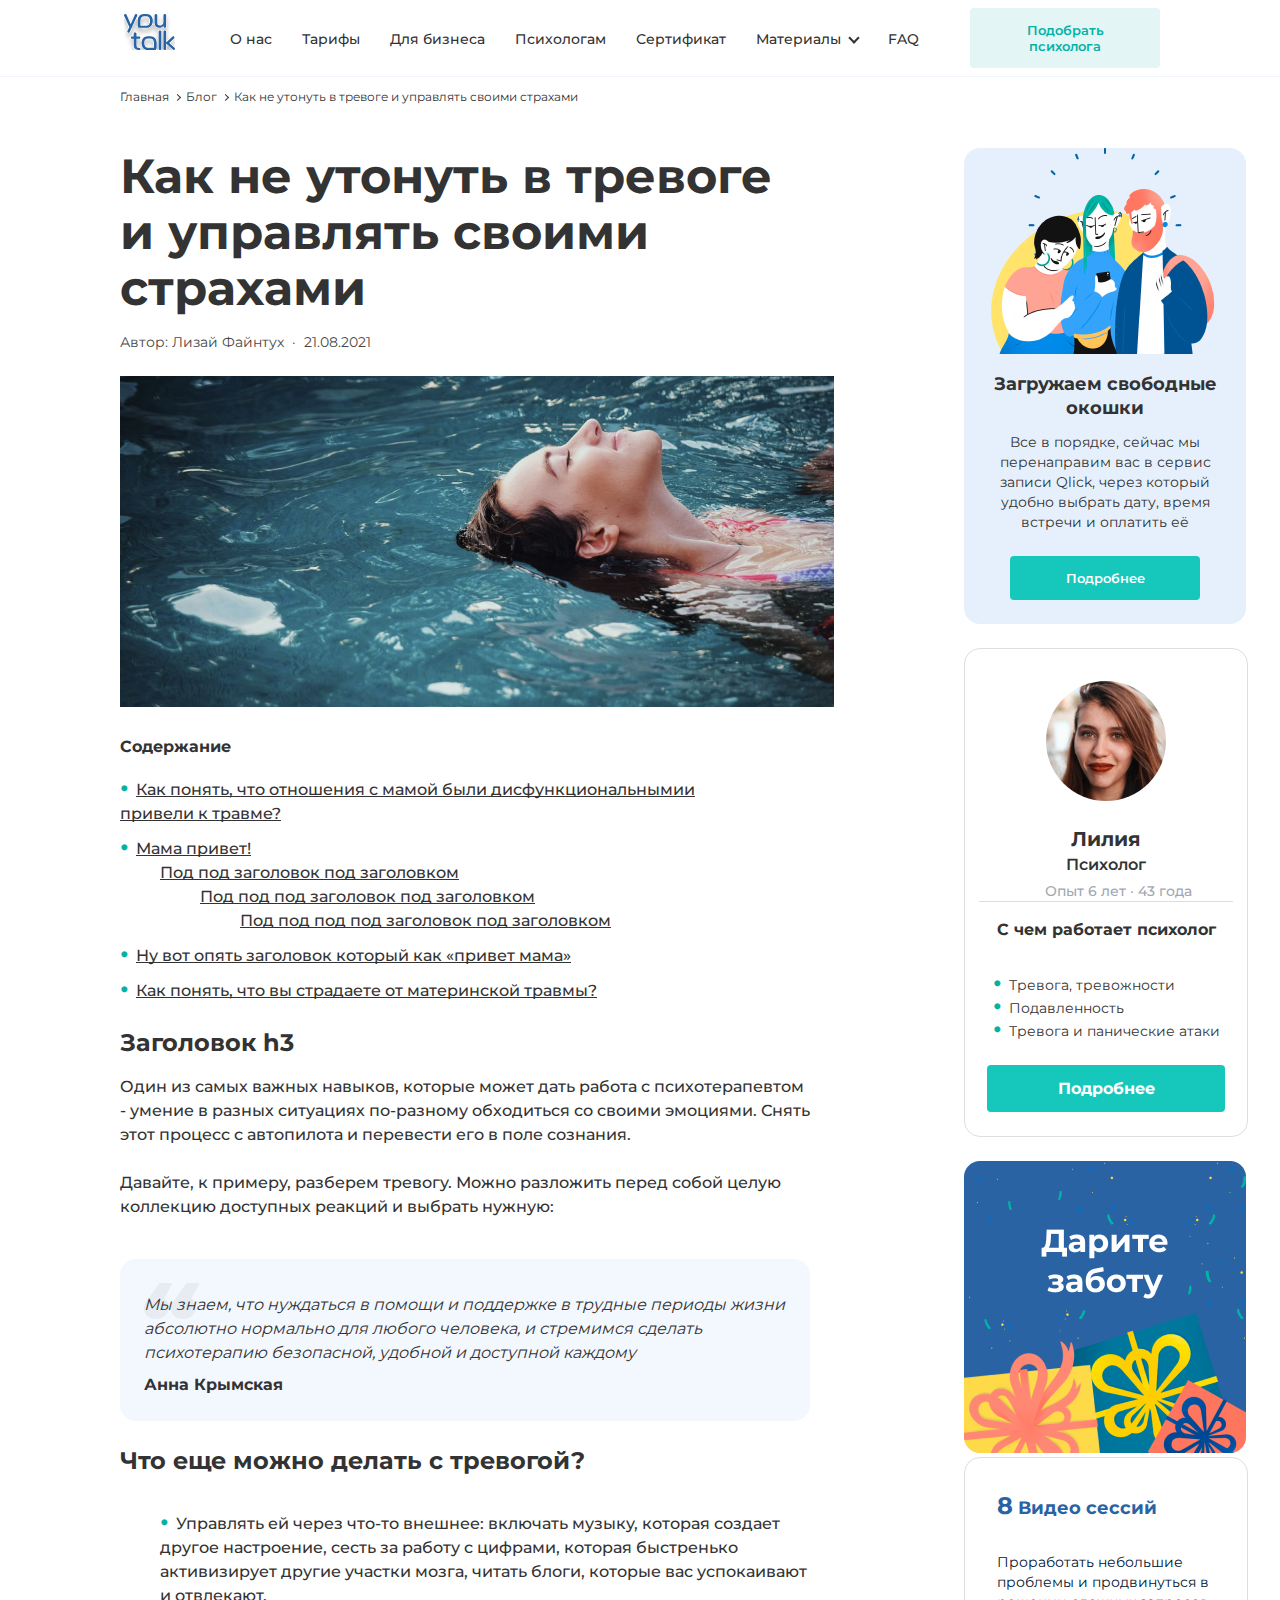
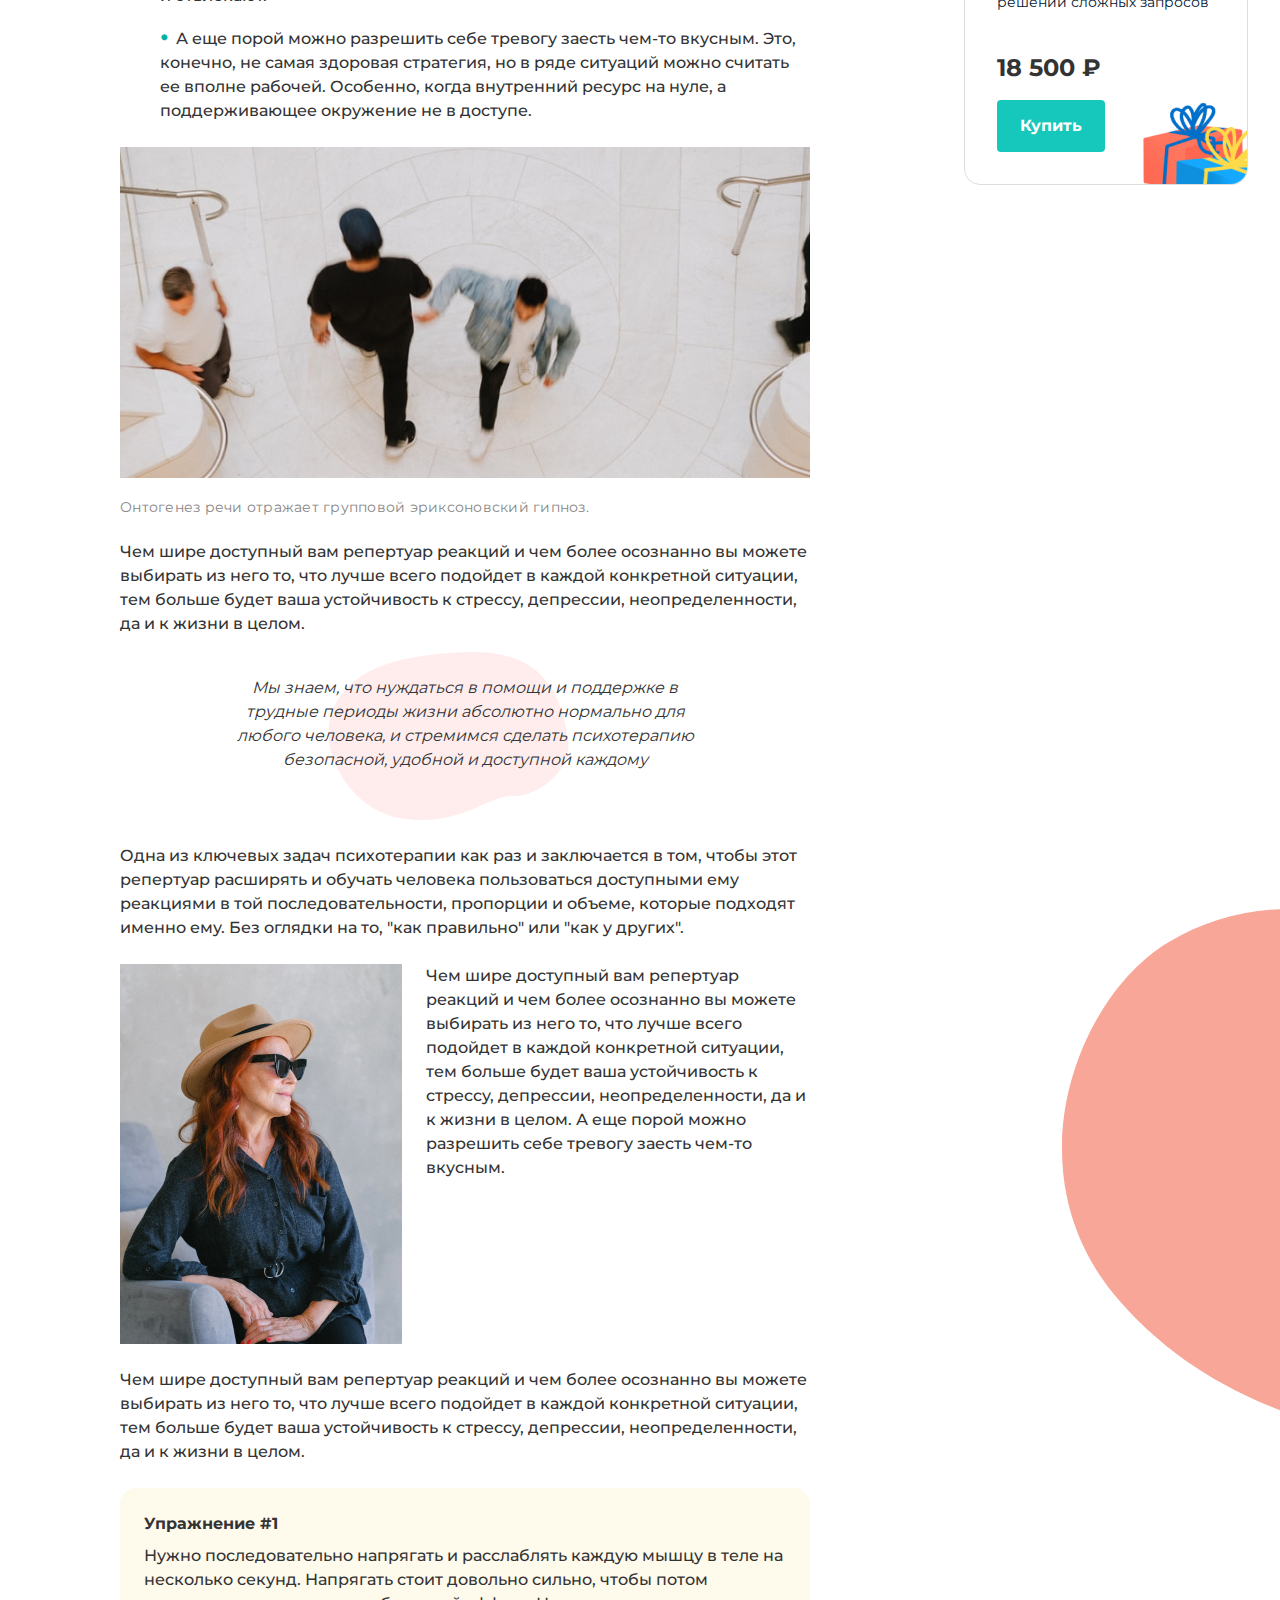
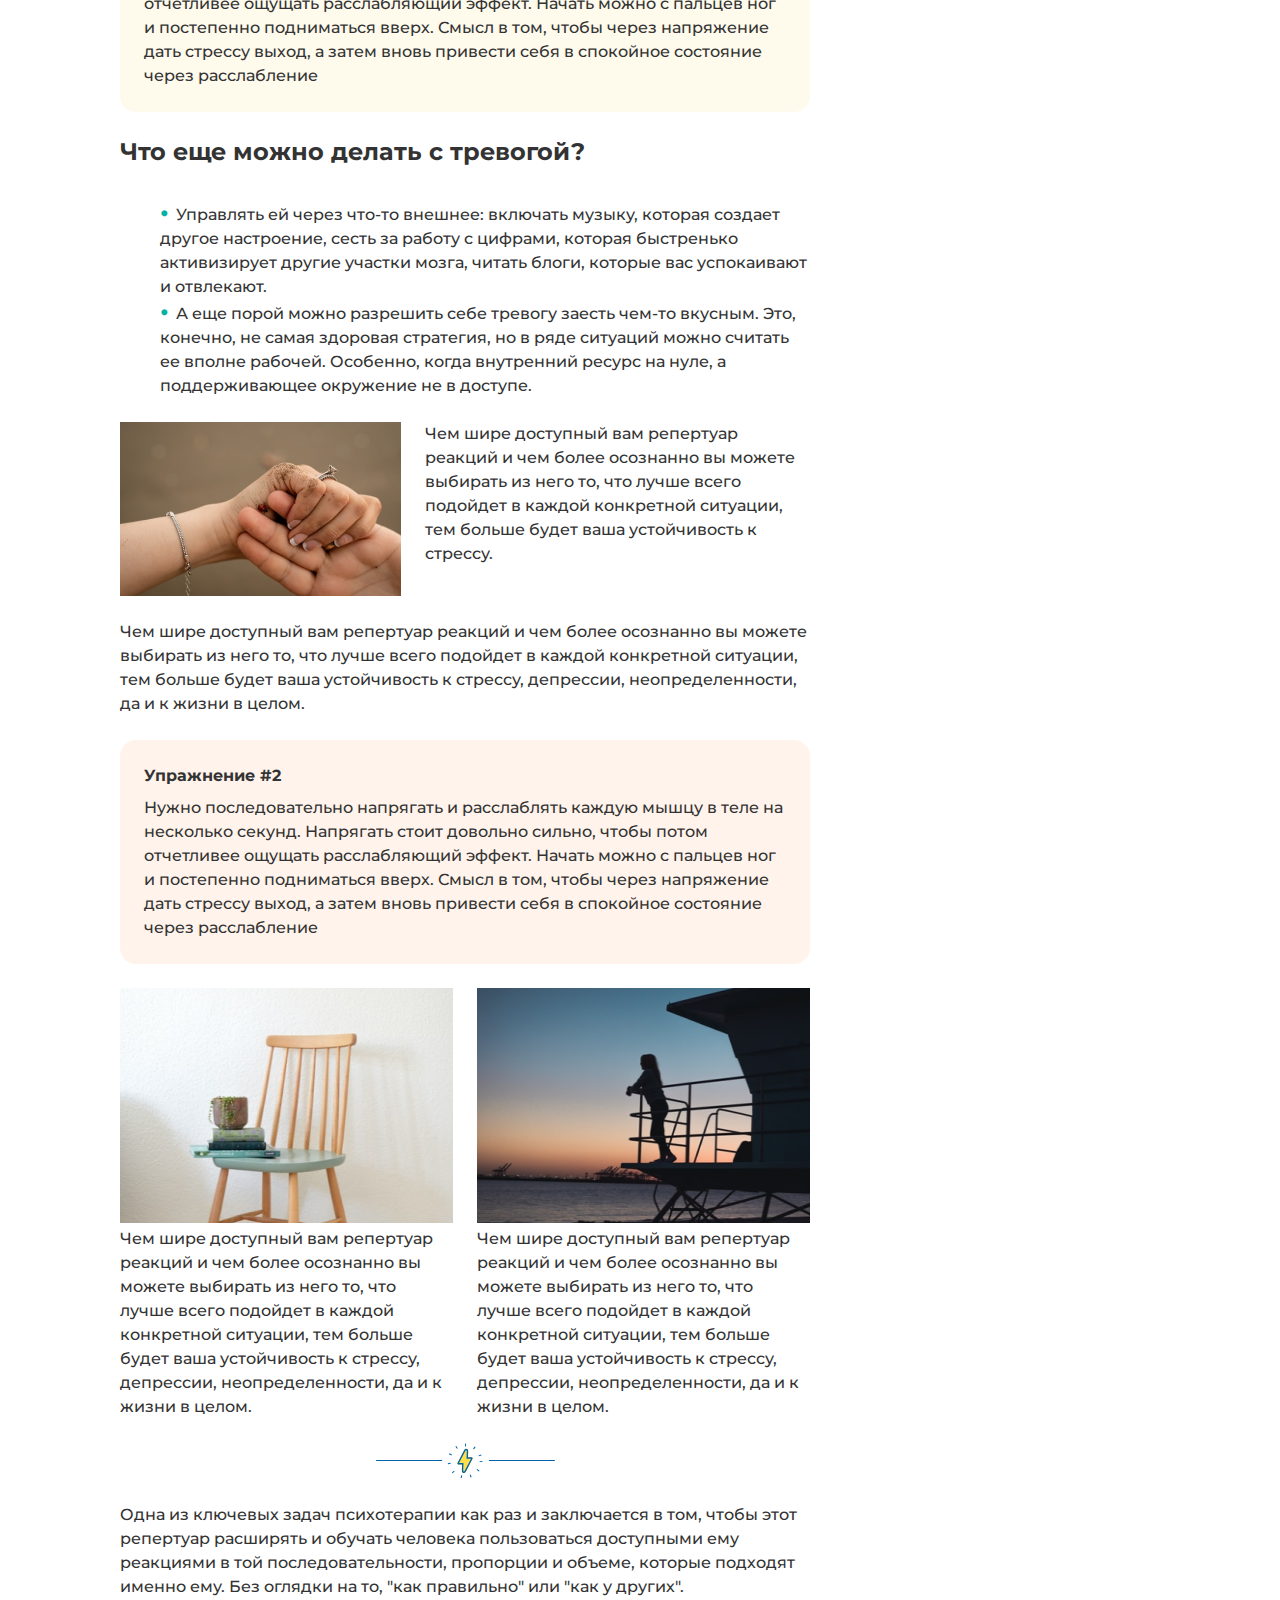
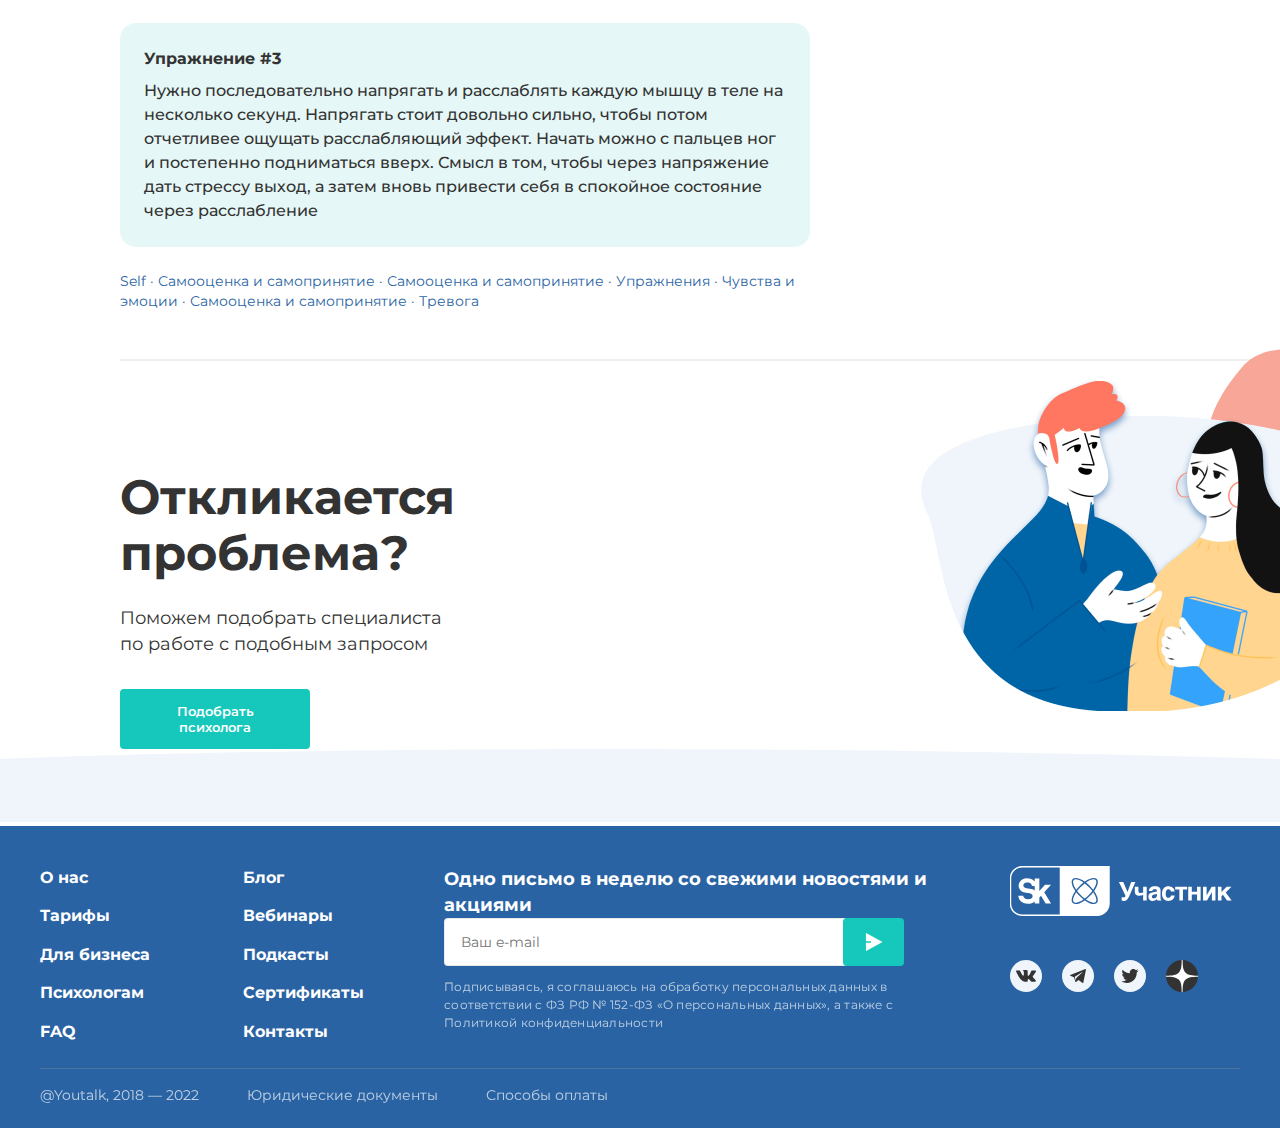
<file: index.html>
<!DOCTYPE html>
<html lang="ru">
<head>
    <meta charset="UTF-8">
    <meta name="viewport" content="width=device-width, initial-scale=1, minimum-scale=1" />
    <link rel="stylesheet" href="fonts/font.css">
    <link rel="stylesheet" href="style.css">
    <title>Youtalk - Как не утонуть в тревоге и управлять своими страхами</title>
</head>
<body>
    
    <header class="header">
        <div class="header__logo">
            <img src="pictures/logo.svg" alt="Логотип">
        </div>
        <nav class="header__nav">
            <ul class="header__list">
                <li class="header__item">
                    <a class="header__link" href="#">О нас</a>
                </li>
                <li class="header__item">
                    <a class="header__link" href="#">Тарифы</a>
                </li>
                <li class="header__item">
                    <a class="header__link" href="#">Для бизнеса</a>
                </li>
                <li class="header__item">
                    <a class="header__link" href="#">Психологам</a>
                </li>
                <li class="header__item">
                    <a class="header__link" href="#">Сертификат</a>
                </li>
                <li class="header__item">
                    <a class="header__link" href="#">Материалы <span><i class="arrow down"></i></span></a>
                </li>
                <li class="header__item">
                    <a class="header__link" href="#">FAQ</a>
                </li>

            </ul>
        </nav>
        <div class="header__menu">
            <img class="header__btn_mobile" src="pictures/menu-mobile.svg" alt="Логотип">
        </div>
        <button type="button" class="header__btn">
            Подобрать психолога
        </button>

    </header>
    <main class="main">
        <div class="main__navigation">
            <div class="main__navigation_info">
                <p class="main__navigation_info_real">Главная <span><i class="arrow-nav right"></i></span> Блог <span><i class="arrow-nav right"></i></span> Как не утонуть в тревоге и управлять своими страхами</p>
            </div>
        </div>
        
        <div class="wrapper__arcticle_and_aside">
            <article class="hero">
                <h1 class="hero__h1">Как не утонуть в тревоге и управлять своими страхами</h1>
                <p class="hero__author">Автор: Лизай Файнтух &#160;&#183;&#160; 21.08.2021</p>
                <img src="pictures/Article/hero-img1.png" class="hero__img-1">
                <div class="hero__nav">
                    <p>Содержание</p>
                    <ul class="hero__list">
                        <li class="hero__link-1">Как понять, что отношения с мамой были дисфункциональнымии привели к травме?</li>
                        <li class="hero__link-2">Мама привет!</li>
                        <ul>
                            <li class="hero__link-3">Под под заголовок под заголовком</li>
                            <ul>
                                <li class="hero__link-4">Под под под заголовок под заголовком</li>
                                <ul>
                                    <li class="hero__link-5">Под под под под заголовок под заголовком</li>
                                </ul>
                            </ul>
                        </ul> 
                        <li class="hero__link-6">Ну вот опять заголовок который как «привет мама»</li>
                        <li class="hero__link-7">Как понять, что вы страдаете от материнской травмы?</li>
                    </ul>
                </div>


                <div class="hero__block-1">
                    <h3>Заголовок h3</h3>
                    <p class="block-1__text-1">Один из самых важных навыков, которые может дать работа с психотерапевтом - умение в разных ситуациях по-разному обходиться со своими эмоциями.  Снять этот процесс с автопилота и перевести его в поле сознания.
                    </br></br>

                    Давайте, к примеру, разберем тревогу. Можно разложить перед собой целую коллекцию доступных реакций и выбрать нужную:</p>
                </div>


                <div class="hero__block-2">
                    <img src="pictures/Article/quotation mark.svg" alt="двойные кавычки" class="block-2__img">
                    <p class="block-2__text-1">Мы знаем, что нуждаться в помощи и поддержке в трудные периоды жизни абсолютно нормально для любого человека, и стремимся сделать психотерапию безопасной, удобной и доступной каждому</p>
                    <p class="block-2__text-2">Анна Крымская</p>
                </div>


                <div class="hero__block-3">
                    <h3>Что еще можно делать с тревогой?</h3>
                    <ul class="block-3__list">
                        <li class="block-3__link-1">Управлять ей через что-то внешнее: включать музыку, которая создает другое настроение, сесть за работу с цифрами, которая быстренько активизирует другие участки мозга, читать блоги, которые вас успокаивают и отвлекают.</li>
                        <li class="block-3__link-2">А еще порой можно разрешить себе тревогу заесть чем-то вкусным. Это, конечно, не самая здоровая стратегия, но в ряде ситуаций можно считать ее вполне рабочей. Особенно, когда внутренний ресурс на нуле, а поддерживающее окружение не в доступе.</li>
                    </ul>
                    <img src="pictures/Article/hero-img2.png" alt="Мужчины расходятся в танце" class="block-3__img-1">
                    <p class="block-3__under-img">Онтогенез речи отражает групповой эриксоновский гипноз. </p>
                    <p class="block-3__text-1">Чем шире доступный вам репертуар реакций и чем более осознанно вы можете выбирать из него то, что лучше всего подойдет в каждой конкретной ситуации, тем больше будет ваша устойчивость к стрессу, депрессии, неопределенности, да и к жизни в целом.</p>
                    <div class="block-3__text-blotch">
                        <img src="pictures/Article/blotch.svg" alt="blotch" class="block-3__img-2">
                        <p class="block-3__text-2">Мы знаем, что нуждаться в помощи и поддержке в трудные периоды жизни абсолютно нормально для любого человека, и стремимся сделать психотерапию безопасной, удобной и доступной каждому</p>
                    </div>
                    <p class="block-3__text-3">Одна из ключевых задач психотерапии как раз и заключается в том, чтобы этот репертуар расширять и обучать человека пользоваться доступными ему реакциями в той последовательности, пропорции и объеме, которые подходят именно ему. Без оглядки на то, "как правильно" или "как у других".</p>
                    <div class="block-3__float">
                        <img src="pictures/Article/hero-img3.png" alt="Женщина в шляпе и очках, красиво смотрит куда-то в даль" class="block-3__img-3">
                        <p class="block-3__text-4">Чем шире доступный вам репертуар реакций и чем более осознанно вы можете выбирать из него то, что лучше всего подойдет в каждой конкретной ситуации, тем больше будет ваша устойчивость к стрессу, депрессии, неопределенности, да и к жизни в целом.
                            А еще порой можно разрешить себе тревогу заесть чем-то вкусным. </p>
                    </div>
                    <p class="block-3__text-5">Чем шире доступный вам репертуар реакций и чем более осознанно вы можете выбирать из него то, что лучше всего подойдет в каждой конкретной ситуации, тем больше будет ваша устойчивость к стрессу, депрессии, неопределенности, да и к жизни в целом.</p>
                </div>


                <div class="hero__exercise-1">
                    <h5>Упражнение #1</h5>
                    <p class="exercise-1__text-1">Нужно последовательно напрягать и расслаблять каждую мышцу в теле на несколько секунд. Напрягать стоит довольно сильно, чтобы потом отчетливее ощущать расслабляющий эффект. Начать можно с пальцев ног и постепенно подниматься вверх. Смысл в том, чтобы через напряжение дать стрессу выход, а затем вновь привести себя в спокойное состояние через расслабление</p>
                </div>


                <div class="hero__block-4">
                    <h3>Что еще можно делать с тревогой?</h3>
                    <ul class="block-4__list">
                        <li class="block-4__link">Управлять ей через что-то внешнее: включать музыку, которая создает другое настроение, сесть за работу с цифрами, которая быстренько активизирует другие участки мозга, читать блоги, которые вас успокаивают и отвлекают.</li>
                        <li class="block-4__link">А еще порой можно разрешить себе тревогу заесть чем-то вкусным. Это, конечно, не самая здоровая стратегия, но в ряде ситуаций можно считать ее вполне рабочей. Особенно, когда внутренний ресурс на нуле, а поддерживающее окружение не в доступе.</li>
                    </ul>
                    <div class="block-4__float">
                        <img src="pictures/Article/hero-img4.png" alt="Рука держит руку" class="block-4__img-1">
                        <p class="block-4__text-1">Чем шире доступный вам репертуар реакций и чем более осознанно вы можете выбирать из него то, что лучше всего подойдет в каждой конкретной ситуации, тем больше будет ваша устойчивость к стрессу.</p>
                    </div>
                    <p class="block-4__text-2">Чем шире доступный вам репертуар реакций и чем более осознанно вы можете выбирать из него то, что лучше всего подойдет в каждой конкретной ситуации, тем больше будет ваша устойчивость к стрессу, депрессии, неопределенности, да и к жизни в целом.</p>
                </div>


                <div class="hero__exercise-2">
                    <h5>Упражнение #2</h5>
                    <p class="exercise-2__text-1">Нужно последовательно напрягать и расслаблять каждую мышцу в теле на несколько секунд. Напрягать стоит довольно сильно, чтобы потом отчетливее ощущать расслабляющий эффект. Начать можно с пальцев ног и постепенно подниматься вверх. Смысл в том, чтобы через напряжение дать стрессу выход, а затем вновь привести себя в спокойное состояние через расслабление</p>
                </div>


                <div class="hero__merge-block-5and6">
                    <div class="hero__block-5">
                        <img src="pictures/Article/hero-img5.png" alt="Стул к книгами" class="block-5__img-1">
                        <p class="block-5__text-1">Чем шире доступный вам репертуар реакций и чем более осознанно вы можете выбирать из него то, что лучше всего подойдет в каждой конкретной ситуации, тем больше будет ваша устойчивость к стрессу, депрессии, неопределенности, да и к жизни в целом.</p>
                    </div>
                    <div class="hero__block-6">
                        <img src="pictures/Article/hero-img6.png" alt="Закат, пляж, девушка смотрящая вдаль" class="block-6__img-1">
                        <p class="block-6__text-1">Чем шире доступный вам репертуар реакций и чем более осознанно вы можете выбирать из него то, что лучше всего подойдет в каждой конкретной ситуации, тем больше будет ваша устойчивость к стрессу, депрессии, неопределенности, да и к жизни в целом.</p>
                    </div>
                </div>

                <svg xmlns="http://www.w3.org/2000/svg" class="hero__svg-1" width="179" height="36" viewBox="0 0 179 36" fill="none">
                    <line x1="112.875" y1="17.5" x2="178.875" y2="17.5" stroke="#0063A8"/>
                    <line x1="0.125" y1="17.5" x2="66.125" y2="17.5" stroke="#0063A8"/>
                    <circle cx="89" cy="18" r="16" stroke="#0063A8" stroke-width="2.76396" stroke-dasharray="0.98 8.39"/>
                    <mask id="path-4-inside-1_4492_1161" fill="white">
                    <path fill-rule="evenodd" clip-rule="evenodd" d="M88.3889 6.81244L81.4831 19.9672C81.1336 20.6331 81.6165 21.4321 82.3685 21.4321H86.0514L85.8715 27.9452C85.813 30.0634 88.6566 30.8062 89.6415 28.9301L96.5473 15.7753C96.8969 15.1094 96.414 14.3105 95.6619 14.3105H91.979L92.159 7.7973C92.2175 5.67913 89.3738 4.93628 88.3889 6.81244Z"/>
                    </mask>
                    <path fill-rule="evenodd" clip-rule="evenodd" d="M88.3889 6.81244L81.4831 19.9672C81.1336 20.6331 81.6165 21.4321 82.3685 21.4321H86.0514L85.8715 27.9452C85.813 30.0634 88.6566 30.8062 89.6415 28.9301L96.5473 15.7753C96.8969 15.1094 96.414 14.3105 95.6619 14.3105H91.979L92.159 7.7973C92.2175 5.67913 89.3738 4.93628 88.3889 6.81244Z" fill="#FFDF4E"/>
                    <path d="M81.4831 19.9672L82.712 20.6123H82.712L81.4831 19.9672ZM88.3889 6.81244L89.6177 7.45753V7.45753L88.3889 6.81244ZM86.0514 21.4321L87.4388 21.4704L87.4782 20.0442H86.0514V21.4321ZM85.8715 27.9452L84.4842 27.9069L85.8715 27.9452ZM89.6415 28.9301L88.4127 28.285L89.6415 28.9301ZM96.5473 15.7753L97.7761 16.4204L96.5473 15.7753ZM91.979 14.3105L90.5917 14.2721L90.5523 15.6983H91.979V14.3105ZM92.159 7.7973L93.5463 7.83563L92.159 7.7973ZM82.712 20.6123L89.6177 7.45753L87.1601 6.16735L80.2543 19.3222L82.712 20.6123ZM82.3685 20.0442C82.6602 20.0442 82.8475 20.3541 82.712 20.6123L80.2543 19.3222C79.4196 20.9122 80.5728 22.8199 82.3685 22.8199V20.0442ZM86.0514 20.0442H82.3685V22.8199H86.0514V20.0442ZM87.2588 27.9835L87.4388 21.4704L84.6641 21.3937L84.4842 27.9069L87.2588 27.9835ZM88.4127 28.285C88.1113 28.8592 87.2409 28.6319 87.2588 27.9835L84.4842 27.9069C84.385 31.4949 89.202 32.7533 90.8704 29.5752L88.4127 28.285ZM95.3185 15.1302L88.4127 28.285L90.8704 29.5752L97.7761 16.4204L95.3185 15.1302ZM95.6619 15.6983C95.3702 15.6983 95.1829 15.3884 95.3185 15.1302L97.7761 16.4204C98.6108 14.8304 97.4577 12.9226 95.6619 12.9226V15.6983ZM91.979 15.6983H95.6619V12.9226H91.979V15.6983ZM90.7716 7.75897L90.5917 14.2721L93.3663 14.3488L93.5463 7.83563L90.7716 7.75897ZM89.6177 7.45753C89.9192 6.8833 90.7896 7.11065 90.7716 7.75897L93.5463 7.83563C93.6454 4.24762 88.8285 2.98925 87.1601 6.16735L89.6177 7.45753Z" fill="#0063A8" mask="url(#path-4-inside-1_4492_1161)"/>
                </svg>
                <p class="hero__p-1">Одна из ключевых задач психотерапии как раз и заключается в том, чтобы этот репертуар расширять и обучать человека пользоваться доступными ему реакциями в той последовательности, пропорции и объеме, которые подходят именно ему. Без оглядки на то, "как правильно" или "как у других".</p>

                <div class="hero__exercise-3">
                    <h5>Упражнение #3</h5>
                    <p class="exercise-3__text-1">Нужно последовательно напрягать и расслаблять каждую мышцу в теле на несколько секунд. Напрягать стоит довольно сильно, чтобы потом отчетливее ощущать расслабляющий эффект. Начать можно с пальцев ног и постепенно подниматься вверх. Смысл в том, чтобы через напряжение дать стрессу выход, а затем вновь привести себя в спокойное состояние через расслабление</p>
                </div>


                <div class="hero__categories">
                    <p>Self&#160;&#183;&#160;Самооценка и самопринятие&#160;&#183;&#160;Самооценка и самопринятие&#160;&#183;&#160;Упражнения&#160;&#183;&#160;Чувства и эмоции&#160;&#183;&#160;Самооценка и самопринятие&#160;&#183;&#160;Тревога </p>
                </div>
                
                <svg xmlns="http://www.w3.org/2000/svg" class="hero__svg-2" width="1200" height="2" viewBox="0 0 1200 2" fill="none">
                    <path d="M0 1H1200" stroke="#DEDEDE"/>
                </svg>


                <div class="hero__specialist">
                    <h1>Откликается проблема?</h1>
                    <p>Поможем подобрать специалиста по работе с подобным запросом</p>
                    <button type="button" class="specialist__btn">Подобрать психолога</button>
                </div>
            </article>

            

            <aside class="aside">
                <div class="aside__sideblock-1">
                    <img src="pictures/Article/aside-img1.png" alt="Модные люди" class="sideblock-1__img">
                    <p>Загружаем свободные окошки</p>
                    <p>Все в порядке, сейчас мы перенаправим вас в сервис записи Qlick, через который удобно выбрать дату,  время встречи и оплатить её</p>
                    <button type="button" class="sideblock-1__btn">Подробнее</button>
                </div>


                <div class="aside__sideblock-2">
                    <img src="pictures/Article/aside-selfie.png" alt="Фото Лилии Психолога" class="sideblock-2__img">
                    <p>Лилия</p>
                    <p>Психолог</p>
                    <p>Опыт 6 лет&#160;&#183;&#160;43 года</p>
                    <div class="sideblock-2__underline"></div>
                    <p>С чем работает психолог</p>
                    <ul class="sideblock-2__list">
                        <li class="sideblock-2__link">Тревога, тревожности</li>
                        <li class="sideblock-2__link">Подавленность</li>
                        <li class="sideblock-2__link">Тревога и панические атаки</li>
                    </ul>
                    <button type="button" class="sideblock-2__btn">Подробнее</button>
                </div>


                <div class="aside__sideblock-3">
                    <img src="pictures/Article/aside-img2.png" alt="Подарите заботу" class="sideblock-3__img">
                </div>

                <div class="aside__sideblock-4">
                    <h4><span class="sideblock-4__span-1">8</span> Видео сессий</h4>
                    <p>Проработать небольшие проблемы и продвинуться в решении сложных запросов</p>
                    <h3>18 500 &#8381;</h3>
                    <button type="button" class="sideblock-4__btn">Купить</button>
                    <img src="pictures/Article/aside-img3.png" alt="Подарки" class="sideblock-4__img">
                </div>



            </aside>
        </div>
               
        <img src="pictures/Article/hero-blotch1.svg" alt="blotch" class="hero__blotch-1">

        <img src="pictures/Article/hero-blotch2.svg" alt="blotch" class="hero__blotch-2">
     
        <img src="pictures/Article/hero-img7.png" alt="Беседа двух людей" class="hero__img-people">


    </main>

    <div class="hero__svg-1-div">
        <img src="pictures/Article/underground-fill.svg" class="hero__svg-3"></svg>
    </div>

    <footer>
        <div class="footer">
            <nav class="footer__nav">
                <ul class="footer__list_1">
                    <li class="footer__item">
                        <a class="footer__link" href="#">О нас</a>
                    </li>
                    <li class="footer__item">
                        <a class="footer__link" href="#">Тарифы</a>
                    </li>
                    <li class="footer__item">
                        <a class="footer__link" href="#">Для бизнеса</a>
                    </li>
                    <li class="footer__item">
                        <a class="footer__link" href="#">Психологам</a>
                    </li>
                    <li class="footer__item">
                        <a class="footer__link" href="#">FAQ</a>
                    </li>
                </ul>
                <ul class="footer__list_2">
                    <li class="footer__item">
                        <a class="footer__link" href="#">Блог</a>
                    </li>
                    <li class="footer__item">
                        <a class="footer__link" href="#">Вебинары</a>
                    </li>
                    <li class="footer__item">
                        <a class="footer__link" href="#">Подкасты</a>
                    </li>
                    <li class="footer__item">
                        <a class="footer__link" href="#">Сертификаты</a>
                    </li>
                    <li class="footer__item">
                        <a class="footer__link" href="#">Контакты</a>
                    </li>
                </ul>
            </nav>
            <div class="footer__sub">
                <h4 class="footer__h4">
                    Одно письмо в неделю со свежими новостями и акциями
                </h4>
                <div class="footer__sub_container">
                    <div class="footer__sub_content">
                        <form class="footer__sub_form">
                            <input class="footer__sub_add-email" type="email" placeholder="Ваш e-mail">
                            <button class="footer__sub_btn" type="button">
                                <img src="pictures/button.svg" alt="Стрелка для активации подписки">
                            </button>
                        </form>
                    </div>
                </div>
                <div class="footer__info">
                    <p>
                        Подписываясь, я соглашаюсь на обработку персональных данных в соответствии с ФЗ РФ № 152-ФЗ «О персональных данных», а также с Политикой конфиденциальности
                    </p>
                </div>
            </div>
            <div class="footer__contacts">
                <div class="footer__skolkovo">
                    <a href="https://www.skolkovo.ru/cases/anna-krymskaya-youtalk-u-vas-est-biznes-no-net-ponimaniya-kuda-dvigatsya-dalshe/"><img src="pictures/skolkovo.svg" alt="Сколково"></a>
                    <a href="https://www.skolkovo.ru/cases/anna-krymskaya-youtalk-u-vas-est-biznes-no-net-ponimaniya-kuda-dvigatsya-dalshe/"><img src="pictures/MemberSK.svg" alt="Участник Сколково"></a>
                </div>
                <div class="footer__social">
                    <a href="#"><img src="pictures/VK.svg" alt="Вконтакте"></a>
                    <a href="#"><img src="pictures/TG.svg" alt="Телеграм"></a>
                    <a href="#"><img src="pictures/Twitter.svg" alt="Твиттер"></a>
                    <a href="#"><img src="pictures/Dzen.svg" alt="Дзен"></a>
                </div>
            </div>
        </div>
        <div class="footer__line">

        </div>
        <div class="footer__about">
            <ul class="footer__about_list">
                <li class="footer__about_item">
                    <a class="footer__about_link" href="#">@Youtalk, 2018 — 2022</a>
                </li>
                <li class="footer__about_item">
                    <a class="footer__about_link" href="#">Юридические документы</a>
                </li>
                <li class="footer__about_item">
                    <a class="footer__about_link" href="#">Способы оплаты</a>
                </li>
            </ul>
        </div>
    </footer>
</body>
</html>
</file>
<file: fonts/font.css>
@font-face {
    font-family: Montserrat;
    font-style: normal;
    font-weight: 400;
    src: local("Montserrat"),
            url("Montserrat-Regular.woff2") format("woff2"),
            url("Montserrat-Regular.woff") format("woff");
}

@font-face {
    font-family: Montserrat;
    font-style: normal;
    font-weight: 500;
    src: local("Montserrat"),
            url("Montserrat-Medium.woff2") format("woff2"),
            url("Montserrat-Medium.woff") format("woff");
}

@font-face {
    font-family: Montserrat;
    font-style: normal;
    font-weight: 700;
    src: local("Montserrat"),
            url("Montserrat-Bold.woff2") format("woff2"),
            url("Montserrat-Bold.woff") format("woff");
}

@font-face {
    font-family: Montserrat;
    font-style: normal;
    font-weight: 600;
    src: local("Montserrat"),
            url("Montserrat-SemiBold.woff2") format("woff2"),
            url("Montserrat-SemiBold.woff") format("woff");
}
</file>
<file: style.css>
@charset "UTF-8";
body {
  margin: 0;
}

/* ***********
Acricle + Aside делаем двумя колонками на странице */
.wrapper__arcticle_and_aside {
  display: flex;
  flex-direction: row;
  margin: 0;
  padding: 0;
  justify-content: space-between;
}

/* Шапка сайта */
.header {
  display: flex;
  min-height: 76px;
  margin: 0;
  justify-content: space-between;
  align-items: center;
  padding-left: 120px;
  padding-right: 120px;
  border-bottom: 1px solid #EFF5FB;
}

.header__list {
  padding: 0;
  margin: 0;
  list-style: none;
  display: flex;
  gap: 30px;
  font-family: Montserrat;
  font-weight: 500;
}

.header__link {
  color: #333333;
  font-size: 14px;
  text-decoration: none;
}

.header__link:hover {
  color: rgb(39, 103, 171);
}

.header__btn {
  border-radius: 4px;
  background: #E3F5F5;
  border: none;
  font-family: Montserrat;
  font-style: normal;
  font-weight: 600;
  color: #03B2A5;
  text-align: center;
  padding: 14px 20px;
  width: 190px;
  min-height: 20px;
  cursor: pointer;
}

.header__btn:hover {
  background-color: #56c9c9;
  color: #fff;
}

.header__menu {
  display: none;
  visibility: hidden;
}

/* Значок стрелочки */
.arrow {
  border: solid #333333;
  border-width: 0 2px 2px 0;
  display: inline-block;
  padding: 3px;
  margin: 0 0 2px 5px;
}

.down {
  transform: rotate(45deg);
  -webkit-transform: rotate(45deg);
}

.arrow-nav {
  border: solid #333333;
  border-width: 0 1px 1px 0;
  display: inline-block;
  padding: 2px;
  margin: 0 3px 1px 3px;
}

.right {
  transform: rotate(-45deg);
  -webkit-transform: rotate(-45deg);
}

/* Main */
/* Информация о навигации */
.main__navigation {
  display: flex;
  justify-content: start;
  padding-left: 120px;
}

.main__navigation_info {
  justify-content: center;
  width: 1200px;
}

.main__navigation_info_real {
  font-family: Montserrat;
  font-weight: 400;
  font-size: 12px;
  color: #333333;
  cursor: pointer;
}

/* main */
/* Тело блога <article class="hero"> */
.hero {
  max-width: 43.125rem;
  padding-left: 7.5rem;
}

/* Первый заголовок перед картинкой */
.hero__h1 {
  font-family: Montserrat;
  font-size: 48px;
  font-style: normal;
  font-weight: 700;
  line-height: 56px;
  overflow: hidden;
  color: #333;
  text-overflow: ellipsis;
  margin-bottom: 1rem;
}

/* Автор текста */
.hero__author {
  color: #494949;
  font-family: Montserrat;
  font-size: 14px;
  font-style: normal;
  font-weight: 400;
  line-height: 20px;
  margin-bottom: 1.5rem;
}

/* Навигационное меню по сайту. Настроил максимальную ширину */
.hero__nav {
  max-width: 588px;
  width: 100%;
}

.hero__nav > p {
  color: #333;
  font-family: Montserrat;
  font-size: 16px;
  font-style: normal;
  font-weight: 700;
  line-height: 24px;
  margin-top: 1.5rem;
  margin-bottom: 1rem;
}

/* Сбросил маркеры списка */
.hero__list {
  color: #333;
  font-family: Montserrat;
  font-size: 16px;
  font-style: normal;
  font-weight: 500;
  line-height: 24px;
  text-decoration-line: underline;
  -webkit-text-decoration-skip-ink: none;
          text-decoration-skip-ink: none;
  list-style: none;
  padding: 0;
}

.hero__link-1,
.hero__link-5,
.hero__link-6 {
  margin-bottom: 0.5rem;
}

.hero__link-3,
.hero__link-4,
.hero__link-5 {
  list-style: none;
}

/* Меняю маркеры списка всех элементов списка кроме вложенных */
.hero__list > li::before {
  content: "•";
  color: #03B2A5;
  font-weight: bold;
  font-size: 1.5rem;
  display: inline-block;
  width: 1rem;
}

/* *************
hero__block-1 */
.hero__block-1 h3 {
  color: #333;
  font-family: Montserrat;
  font-size: 24px;
  font-style: normal;
  font-weight: 700;
  line-height: 32px;
  margin-bottom: 1rem;
}

.block-1__text-1 {
  color: #333;
  font-family: Montserrat;
  font-size: 16px;
  font-style: normal;
  font-weight: 500;
  line-height: 24px;
  margin-bottom: 2.5rem;
}

/* *************
hero__block-2 */
.hero__block-2 {
  border-radius: 16px;
  background: #F3F7FE;
  padding: 0 1.5rem;
  margin-bottom: 1.5rem;
}

.block-2__img {
  display: flex;
  position: absolute;
  margin-top: 1.5rem;
}

.block-2__text-1 {
  padding: 2.1rem 0 0.5rem 0;
  margin: 0;
  color: #333;
  font-family: Montserrat;
  font-size: 16px;
  font-style: italic;
  font-weight: 400;
  line-height: 24px;
}

.block-2__text-2 {
  padding: 0 0 1.5rem 0;
  margin: 0;
  color: #333;
  font-family: Montserrat;
  font-size: 16px;
  font-style: normal;
  font-weight: 700;
  line-height: 24px;
}

/* *************
hero__block-3 */
.hero__block-3 h3 {
  color: #333;
  font-family: Montserrat;
  font-size: 24px;
  font-style: normal;
  font-weight: 700;
  line-height: 32px;
  padding-bottom: 1rem;
  margin: 0;
}

.block-3__list {
  color: #333;
  font-family: Montserrat;
  font-size: 16px;
  font-style: normal;
  font-weight: 500;
  line-height: 24px;
  list-style: none;
}

/* Изменение маркеров списка на цветные */
.block-3__list li::before {
  content: "•";
  color: #03B2A5;
  font-weight: bold;
  font-size: 1.5rem;
  display: inline-block;
  width: 1rem;
}

.block-3__link-1 {
  padding-bottom: 1rem;
}

.block-3__link-2 {
  margin-bottom: 1.5rem;
}

.block-3__under-img {
  color: #868686;
  font-family: Montserrat;
  font-size: 14px;
  font-style: normal;
  font-weight: 400;
  line-height: 130%;
  letter-spacing: 0.25px;
  margin-top: 1rem;
  margin-bottom: 1.5rem;
}

.block-3__text-1 {
  color: #333;
  font-family: Montserrat;
  font-size: 16px;
  font-style: normal;
  font-weight: 500;
  line-height: 24px;
}

/* Блок block-3__text-blotch
С клюксой и текстом */
.block-3__text-blotch {
  margin-bottom: 1.5rem;
}

.block-3__img-2 {
  display: flex;
  position: absolute;
  z-index: -1;
  margin-left: 13rem;
}

.block-3__text-2 {
  color: #333;
  text-align: center;
  font-family: Montserrat;
  font-size: 16px;
  font-style: italic;
  font-weight: 400;
  line-height: 24px;
  padding: 1.5rem 6.5rem 3rem 6.5rem;
}

/* Продолжение после кляксы */
.block-3__text-3 {
  color: #333;
  font-family: Montserrat;
  font-size: 16px;
  font-style: normal;
  font-weight: 500;
  line-height: 24px;
  margin-bottom: 1.5rem;
}

/* Обтекание текста вокруг картинки */
/* Div для выстраивания картинки и абазца в строку */
.block-3__float {
  display: flex;
  flex-direction: row;
  margin-bottom: 1.5rem;
}

.block-3__text-4 {
  color: #333;
  font-family: Montserrat;
  font-size: 16px;
  font-style: normal;
  font-weight: 500;
  line-height: 24px;
  padding: 0;
  margin: 0;
}

.block-3__text-5 {
  color: #333;
  font-family: Montserrat;
  font-size: 16px;
  font-style: normal;
  font-weight: 500;
  line-height: 24px;
  margin-bottom: 1.5rem;
}

.block-3__img-3 {
  margin-right: 1.5rem;
}

/*  *****************
Блок с упражнением №1 */
.hero__exercise-1 {
  border-radius: 16px;
  background: #FEFAEC;
  padding: 1.5rem;
  margin-bottom: 1.5rem;
}

.hero__exercise-1 h5 {
  color: #333;
  font-family: Montserrat;
  font-size: 16px;
  font-style: normal;
  font-weight: 700;
  line-height: 24px;
  padding-bottom: 0.5rem;
  margin: 0;
}

.exercise-1__text-1 {
  color: #333;
  font-family: Montserrat;
  font-size: 16px;
  font-style: normal;
  font-weight: 500;
  line-height: 24px;
  margin: 0;
}

/* *************
hero__block-4 */
.hero__block-4 h3 {
  color: #333;
  font-family: Montserrat;
  font-size: 24px;
  font-style: normal;
  font-weight: 700;
  line-height: 32px;
  padding-bottom: 1rem;
  margin: 0;
}

.block-4__list {
  color: #333;
  font-family: Montserrat;
  font-size: 16px;
  font-style: normal;
  font-weight: 500;
  line-height: 24px;
  list-style: none;
  margin-bottom: 1.5rem;
}

/* Изменение маркеров списка на цветные */
.block-4__list li::before {
  content: "•";
  color: #03B2A5;
  font-weight: bold;
  font-size: 1.5rem;
  display: inline-block;
  width: 1rem;
}

.block-4__link-1 {
  padding-bottom: 1rem;
}

.block-4__link-2 {
  margin-bottom: 1.5rem;
}

/* Обтекание текста вокруг картинки */
/* Div для выстраивания картинки и абазца в строку */
.block-4__float {
  display: flex;
  flex-direction: row;
  margin-bottom: 1.5rem;
}

.block-4__text-1 {
  color: #333;
  font-family: Montserrat;
  font-size: 16px;
  font-style: normal;
  font-weight: 500;
  line-height: 24px;
  padding: 0;
  margin: 0;
}

.block-4__img-1 {
  margin-right: 1.5rem;
}

.block-4__text-2 {
  color: #333;
  font-family: Montserrat;
  font-size: 16px;
  font-style: normal;
  font-weight: 500;
  line-height: 24px;
  padding: 0;
  margin-bottom: 1.5rem;
}

/*  *****************
Блок с упражнением №1 */
.hero__exercise-2 {
  border-radius: 16px;
  background: #FFF3EB;
  padding: 1.5rem;
  margin-bottom: 1.5rem;
}

.hero__exercise-2 h5 {
  color: #333;
  font-family: Montserrat;
  font-size: 16px;
  font-style: normal;
  font-weight: 700;
  line-height: 24px;
  padding-bottom: 0.5rem;
  margin: 0;
}

.exercise-2__text-1 {
  color: #333;
  font-family: Montserrat;
  font-size: 16px;
  font-style: normal;
  font-weight: 500;
  line-height: 24px;
  margin: 0;
}

/* ******************
Создание двух колонок с картинками и текстом  */
.hero__merge-block-5and6 {
  display: flex;
  flex-direction: row;
  gap: 1.5rem;
  margin-bottom: 1.5rem;
}

.block-5__img-1 {
  margin: 0;
  padding: 0;
  width: 333px;
  height: 235px;
}

.block-6__img-1 {
  margin: 0;
  padding: 0;
  width: 333px;
  height: 235px;
}

.block-5__text-1 {
  color: #333;
  font-family: Montserrat;
  font-size: 16px;
  font-style: normal;
  font-weight: 500;
  line-height: 24px;
  margin: 0;
}

.block-6__text-1 {
  color: #333;
  font-family: Montserrat;
  font-size: 16px;
  font-style: normal;
  font-weight: 500;
  line-height: 24px;
  margin: 0;
}

/* **********
Полоска с молнией */
.hero__svg-1 {
  display: flex;
  margin: 0 auto;
}

/* Текст под молнией */
.hero__p-1 {
  color: #333;
  font-family: Montserrat;
  font-size: 16px;
  font-style: normal;
  font-weight: 500;
  line-height: 24px;
  margin: 1.5rem 0 1.5rem 0;
}

/*  *****************
Блок с упражнением №3 */
.hero__exercise-3 {
  border-radius: 16px;
  background: rgba(3, 178, 165, 0.1);
  padding: 1.5rem;
  margin-bottom: 1.5rem;
}

.hero__exercise-3 h5 {
  color: #333;
  font-family: Montserrat;
  font-size: 16px;
  font-style: normal;
  font-weight: 700;
  line-height: 24px;
  padding-bottom: 0.5rem;
  margin: 0;
}

.exercise-3__text-1 {
  color: #333;
  font-family: Montserrat;
  font-size: 16px;
  font-style: normal;
  font-weight: 500;
  line-height: 24px;
  margin: 0;
}

/* Категории под статьёй + Полоска */
.hero__categories {
  color: #2963A3;
  font-family: Montserrat;
  font-size: 14px;
  font-style: normal;
  font-weight: 400;
  line-height: 20px;
  margin-bottom: 3rem;
}

.hero__svg-2 {
  margin: 0;
  margin-bottom: 4.5rem;
}

/* Подбор психолога и кнопка под линией */
.hero__specialist {
  max-width: 348px;
}

.hero__specialist h1 {
  color: #333;
  font-family: Montserrat;
  font-size: 48px;
  font-style: normal;
  font-weight: 700;
  line-height: 56px;
  margin-bottom: 1.5rem;
}

.hero__specialist p {
  color: #333;
  font-family: Montserrat;
  font-size: 18px;
  font-style: normal;
  font-weight: 400;
  line-height: 26px;
  margin-bottom: 2rem;
}

.specialist__btn {
  border-radius: 4px;
  background: #16C8BB;
  border: none;
  font-family: Montserrat;
  font-style: normal;
  font-weight: 600;
  color: #FFF;
  text-align: center;
  padding: 14px 20px;
  width: 190px;
  min-height: 20px;
  cursor: pointer;
}

.specialist__btn:hover {
  background-color: #10d5c8;
}

/* **************
Создаём боковые блоки ASIDE */
.aside {
  margin-top: 2rem;
  overflow: hidden;
  margin-right: 2rem;
  /* display: flex;
  flex-direction: column;
  align-items: end; */
}

/* Блок 1 ASIDE */
.aside__sideblock-1 {
  max-width: 282px;
  max-height: 512px;
  border-radius: 16px;
  background: #E6F0FD;
  display: flex;
  flex-direction: column;
  justify-content: center;
  align-items: center;
  margin-bottom: 1.5rem;
  padding-bottom: 1.5rem;
}

/* Первы абзац (заголовок) первого блока */
.aside__sideblock-1 :nth-child(2) {
  color: #333;
  text-align: center;
  font-family: Montserrat;
  font-size: 18px;
  font-style: normal;
  font-weight: 700;
  line-height: 24px;
  margin-bottom: 0.75rem;
  padding: 0 1.5rem 0 1.5rem;
}

/* Второй абзац первого блока */
.aside__sideblock-1 :nth-child(3) {
  color: var(--text-primary, #333);
  text-align: center;
  font-family: Montserrat;
  font-size: 14px;
  font-style: normal;
  font-weight: 400;
  line-height: 20px;
  margin: 0;
  margin-bottom: 1.5rem;
  padding: 0 1.5rem 0 1.5rem;
}

/* Кнопка первого блока */
.sideblock-1__btn {
  border-radius: 4px;
  background: #16C8BB;
  border: none;
  font-family: Montserrat;
  font-style: normal;
  font-weight: 600;
  color: #FFF;
  text-align: center;
  padding: 14px 20px;
  width: 190px;
  min-height: 20px;
  cursor: pointer;
}

.sideblock-1__btn:hover {
  background-color: #10d5c8;
}

/* ************
Блок 2 ASIDE */
.aside__sideblock-2 {
  max-width: 282px;
  max-height: 512px;
  border-radius: 16px;
  border: 1px solid #DEDEDE;
  background: #FFF;
  display: flex;
  flex-direction: column;
  justify-content: center;
  align-items: center;
  margin-bottom: 1.5rem;
}

.sideblock-2__img {
  border-radius: 50%;
  max-width: 120px;
  max-height: 120px;
  margin-top: 2rem;
  margin-bottom: 1.5rem;
}

.aside__sideblock-2 p:nth-child(2) {
  color: #333;
  text-align: center;
  font-family: Montserrat;
  font-size: 20px;
  font-style: normal;
  font-weight: 700;
  line-height: 28px;
  padding: 0;
  margin: 0;
}

.aside__sideblock-2 p:nth-child(3) {
  color: #333;
  text-align: center;
  font-family: Montserrat;
  font-size: 16px;
  font-style: normal;
  font-weight: 600;
  line-height: 24px;
  padding: 0;
  margin: 0;
}

.aside__sideblock-2 p:nth-child(4) {
  color: #A2A7B1;
  font-family: Montserrat;
  text-align: center;
  font-size: 14px;
  font-style: normal;
  font-weight: 500;
  line-height: 20px;
  padding: 0;
  margin: 4px 0 0 1.5rem;
}

.sideblock-2__underline {
  border-bottom: solid 1px #DEDEDE;
  max-width: 282px;
  width: 90%;
}

.aside__sideblock-2 p:nth-child(6) {
  color: #333;
  font-family: Montserrat;
  font-size: 16px;
  font-style: normal;
  font-weight: 700;
  line-height: 24px;
}

.sideblock-2__list {
  color: #333;
  font-family: Montserrat;
  font-size: 14px;
  font-style: normal;
  font-weight: 400;
  line-height: 20px;
  -webkit-text-decoration-skip-ink: none;
          text-decoration-skip-ink: none;
  list-style: none;
  padding: 0;
  margin-bottom: 1.5rem;
}

.sideblock-2__list > li::before {
  content: "•";
  color: #03B2A5;
  font-weight: bold;
  font-size: 1.5rem;
  display: inline-block;
  width: 1rem;
}

/* Кнопка второго блока */
.sideblock-2__btn {
  border-radius: 4px;
  background: #16C8BB;
  border: none;
  color: var(--text-white, #FFF);
  text-align: center;
  font-family: Montserrat;
  font-size: 16px;
  font-style: normal;
  font-weight: 700;
  line-height: normal;
  padding: 14px 20px;
  width: 238px;
  min-height: 20px;
  cursor: pointer;
  margin-bottom: 1.5rem;
}

.sideblock-2__btn:hover {
  background-color: #10d5c8;
}

/* 4-ий Блок в ASIDE */
.aside__sideblock-4 {
  max-width: 282px;
  max-height: 512px;
  border-radius: 16px;
  border: 1px solid #DEDEDE;
  background: #FFF;
  display: flex;
  flex-direction: column;
  justify-content: center;
  align-items: right;
  margin-bottom: 1.5rem;
}

.sideblock-4__span-1 {
  color: #2963A3;
  font-family: Montserrat;
  font-size: 24px;
  font-style: normal;
  font-weight: 700;
  line-height: 32px;
}

.aside__sideblock-4 h4 {
  color: #2963A3;
  font-family: Montserrat;
  font-size: 18px;
  font-style: normal;
  font-weight: 700;
  line-height: 26px;
  margin: 2rem 0 1rem 0;
  padding-left: 2rem;
  padding-right: 2rem;
}

.aside__sideblock-4 p {
  color: #011632;
  font-family: Montserrat;
  font-size: 14px;
  font-style: normal;
  font-weight: 400;
  line-height: 20px;
  margin-bottom: 1rem;
  padding-left: 2rem;
  padding-right: 2rem;
}

.aside__sideblock-4 h3 {
  color: #333;
  font-family: Montserrat;
  font-size: 24px;
  font-style: normal;
  font-weight: 700;
  line-height: 32px;
  margin-bottom: 1rem;
  padding-left: 2rem;
  padding-right: 2rem;
}

.sideblock-4__btn {
  border-radius: 4px;
  background: #16C8BB;
  border: none;
  color: #FFF;
  text-align: center;
  font-family: Montserrat;
  font-size: 16px;
  font-style: normal;
  font-weight: 700;
  line-height: 24px;
  padding: 14px 20px;
  width: 108px;
  min-height: 20px;
  cursor: pointer;
  margin: 0 2rem 2rem 2rem;
}

.sideblock-4__btn:hover {
  background-color: #10d5c8;
}

.sideblock-4__img {
  position: absolute;
  margin: 15.1rem 0 0 10.6rem;
  overflow: hidden;
  border-bottom-right-radius: 16px;
}

/* Клякса сбоку от девушки в очках */
/* .hero__blotch-1 {
    position: absolute;
    margin-left: 91.8rem;
    overflow: hidden;

} */
.hero__blotch-1 {
  position: absolute;
  right: 0;
  margin-top: -190rem;
}

.hero__blotch-2 {
  position: absolute;
  margin-top: -25rem;
  right: 0;
}

.hero__img-people {
  position: absolute;
  margin-top: -23rem;
  margin-left: 55rem;
  padding: 0;
}

/* Градиент перед подвалом */
.hero__svg-1-div {
  display: block;
}

.hero__svg-3 {
  width: 100%;
  padding: 0;
  margin: 0;
}

/* Подвал */
footer {
  background: #2963A3;
  min-width: 100%;
  height: 302px;
  margin: 0 auto;
}

.footer {
  display: flex;
  flex-direction: row;
  justify-content: space-between;
  align-items: auto;
  max-width: 75rem;
  margin: 0 auto;
  padding-top: 2.5rem;
  padding-bottom: 1.5rem;
}

.footer__nav {
  display: flex;
  flex-direction: row;
  gap: 5.8125rem;
}

.footer__list_1,
.footer__list_2 {
  padding: 0;
  margin: 0;
  display: flex;
  flex-direction: column;
  justify-content: space-between;
  flex-wrap: nowrap;
  font-family: Montserrat;
  font-weight: 500;
  list-style: none;
}

.footer__link {
  font-family: Montserrat;
  font-size: 16px;
  font-style: normal;
  font-weight: 700;
  line-height: 24px;
  color: #fff;
  text-decoration: none;
}

.footer__sub {
  display: flex;
  flex-direction: column;
  justify-content: start;
  align-items: start;
  width: 30.375rem;
}

.footer__h4 {
  color: #FFF;
  font-family: Montserrat;
  font-size: 18px;
  font-style: normal;
  font-weight: 700;
  line-height: 26px;
  padding: 0;
  margin: 0;
}

.footer__info {
  color: #FFF;
  font-family: Montserrat;
  font-size: 12px;
  font-style: normal;
  font-weight: 400;
  line-height: 18px;
  letter-spacing: 0.25px;
  opacity: 0.69;
}

.footer__sub_form {
  display: flex;
  margin: 0;
  padding: 0;
}

.footer__sub_add-email {
  width: 24rem;
  height: 2.75rem;
  border-radius: 4px;
  border: 1px solid rgba(157, 157, 157, 0.2);
  background: #FFF;
  padding-left: 1rem;
  color: #9D9D9D;
  font-family: Montserrat;
  font-size: 14px;
  font-style: normal;
  font-weight: 400;
  line-height: 20px;
}

.footer__sub_btn {
  padding: 0;
  border: none;
  font: inherit;
  color: inherit;
  background-color: transparent;
  cursor: pointer;
  display: inline-flex;
  vertical-align: middle;
  background: #16C8BB;
  height: 3rem;
  padding: 14px 20px;
  gap: 10px;
  border-radius: 4px;
  margin-left: -0.3rem;
}

.footer__sub_btn:hover {
  background-color: #4ebcb4;
}

.footer__skolkovo {
  padding-bottom: 2.5rem;
  display: flex;
  align-items: center;
}

.footer__skolkovo a {
  padding-right: 0.5rem;
}

.footer__social a {
  padding-right: 1rem;
}

/* Саааамая последня часть подвала */
.footer__line {
  width: 1200px;
  height: 1px;
  flex-shrink: 0;
  opacity: 0.3;
  background: #9D9D9D;
  margin: 0 auto;
}

.footer__about {
  display: flex;
  justify-content: start;
  max-width: 75rem;
  margin: 0 auto;
  padding-top: 1rem;
}

.footer__about_list {
  list-style: none;
  display: flex;
  justify-content: start;
  margin: 0;
  padding: 0;
  gap: 3rem;
}

.footer__about_link {
  text-decoration: none;
  font-family: Montserrat;
  font-size: 14px;
  font-style: normal;
  font-weight: 400;
  line-height: 20px;
  opacity: 0.699;
  color: #fff;
}

.footer__about_link:hover {
  opacity: 100;
}

/* Мобильная адаптация SE */
/* *
***************************************************************************************
***************************************************************************************
***************************************************************************************
***************************************************************************************
***************************************************************************************
***************************************************************************************
***************************************************************************************
***************************************************************************************
***************************************************************************************
***************************************************************************************
***************************************************************************************
***************************************************************************************
***************************************************************************************
*/
@media screen and (max-width: 320px) {
  .hero__categories {
    display: none;
    visibility: hidden;
  }
  .hero__specialist {
    display: none;
    visibility: hidden;
  }
  body {
    overflow-x: hidden;
  }
  .hero__add_backsection {
    display: none;
    visibility: hidden;
  }
  /* Шапка сайта header */
  .header {
    display: flex;
    min-height: 56px;
    width: 100%;
    max-width: 320px;
    margin: 0 auto;
    padding-left: 0.5rem;
    padding-right: 0.5rem;
    border-bottom: 1px solid #EFF5FB;
  }
  .header__nav {
    display: none;
    visibility: hidden;
  }
  .header__btn {
    display: none;
    visibility: hidden;
  }
  .header__menu {
    display: flex;
    visibility: visible;
    padding-right: 0.5rem;
  }
  .header__btn_mobile:hover {
    animation: transform_btn;
    animation-duration: 0.3s;
  }
  @keyframes transform_btn {
    from {
      transform: scale(90%);
    }
    50% {
      transform: scale(80%);
    }
    to {
      transform: scale(100%);
    }
  }
  /* Main */
  /* Информация о навигации */
  .main__navigation {
    display: flex;
    justify-content: center;
    padding-left: 0.5rem;
  }
  .main__navigation_info {
    justify-content: center;
    width: 100%;
  }
  .main__navigation_info_real {
    font-family: Montserrat;
    font-weight: 400;
    font-size: 12px;
    color: rgba(51, 51, 51, 0.7);
    cursor: pointer;
  }
  /* main */
  /* Тело блога */
  /* Подвал */
  footer {
    background: #2963A3;
    width: 100%;
    height: auto;
    max-width: 320px;
    margin: 0 auto;
  }
  .footer {
    display: flex;
    flex-direction: column;
    justify-content: space-between;
    align-items: auto;
    width: 100%;
    max-width: 320px;
  }
  .footer__nav {
    display: flex;
    flex-direction: row;
    justify-content: space-between;
    width: 100%;
    max-width: 288px;
    padding-left: 1rem;
    gap: 5rem 2rem;
  }
  .footer__list_1 {
    padding: 0 1rem 0 0;
    display: flex;
    flex-direction: column;
    justify-content: space-between;
    flex-wrap: nowrap;
    font-family: Montserrat;
    font-weight: 500;
    list-style: none;
    gap: 1rem 0;
  }
  .footer__list_2 {
    padding: 0 1rem 0 0;
    display: flex;
    flex-direction: column;
    justify-content: space-between;
    flex-wrap: nowrap;
    font-family: Montserrat;
    font-weight: 500;
    list-style: none;
    gap: 1rem 0;
  }
  .footer__link {
    font-family: Montserrat;
    font-size: 16px;
    font-style: normal;
    font-weight: 700;
    line-height: 24px;
    color: #fff;
    text-decoration: none;
  }
  /* Подвал --- подписка */
  .footer__sub {
    display: flex;
    flex-direction: column;
    justify-content: start;
    align-items: start;
    width: 100%;
    max-width: 320px;
    margin-top: 1.5rem;
    padding-left: 1rem;
  }
  .footer__h4 {
    color: #FFF;
    font-family: Montserrat;
    font-size: 18px;
    font-style: normal;
    font-weight: 700;
    line-height: 26px;
    margin: 0 0 0.5rem 0;
  }
  .footer__info {
    color: #FFF;
    font-family: Montserrat;
    font-size: 12px;
    font-style: normal;
    font-weight: 400;
    line-height: 18px;
    letter-spacing: 0.25px;
    opacity: 0.69;
    padding-right: 1rem;
  }
  .footer__sub_form {
    display: flex;
    margin: 0;
    padding: 0;
    width: 100%;
    max-width: 288px;
  }
  .footer__sub_add-email {
    width: 288px;
    height: 3rem;
    border-radius: 4px;
    border: 1px solid rgba(157, 157, 157, 0.2);
    background: #FFF;
    margin-right: 1rem;
    color: #9D9D9D;
    font-family: Montserrat;
    font-size: 14px;
    font-style: normal;
    font-weight: 400;
    line-height: 20px;
  }
  .footer__sub_btn {
    display: none;
    visibility: hidden;
  }
  .footer__sub_btn:hover {
    display: none;
    visibility: hidden;
  }
  .footer__contacts {
    margin-left: 1rem;
  }
  .footer__skolkovo {
    padding-bottom: 2.5rem;
    display: flex;
    align-items: center;
  }
  .footer__skolkovo a {
    padding-right: 0.5rem;
  }
  .footer__social a {
    padding-right: 1rem;
  }
  /* Саааамая последня часть подвала */
  .footer__line {
    width: 100%;
    height: 1px;
    flex-shrink: 0;
    opacity: 0.3;
    background: #9D9D9D;
    margin: 0 auto;
  }
  .footer__about {
    display: flex;
    justify-content: start;
    max-width: 75rem;
    margin: 0 auto;
    padding-top: 1rem;
  }
  .footer__about_list {
    list-style: none;
    display: flex;
    justify-content: start;
    margin: 0;
    padding: 0;
    gap: 1.5rem 0;
    flex-direction: column;
    margin-left: 1rem;
    margin-bottom: 1.5rem;
  }
  .footer__about_link {
    text-decoration: none;
    font-family: Montserrat;
    font-size: 14px;
    font-style: normal;
    font-weight: 400;
    line-height: 20px;
    opacity: 0.699;
    color: #fff;
  }
  .footer__about_link:hover {
    opacity: 100;
  }
}/*# sourceMappingURL=style.css.map */
</file>
